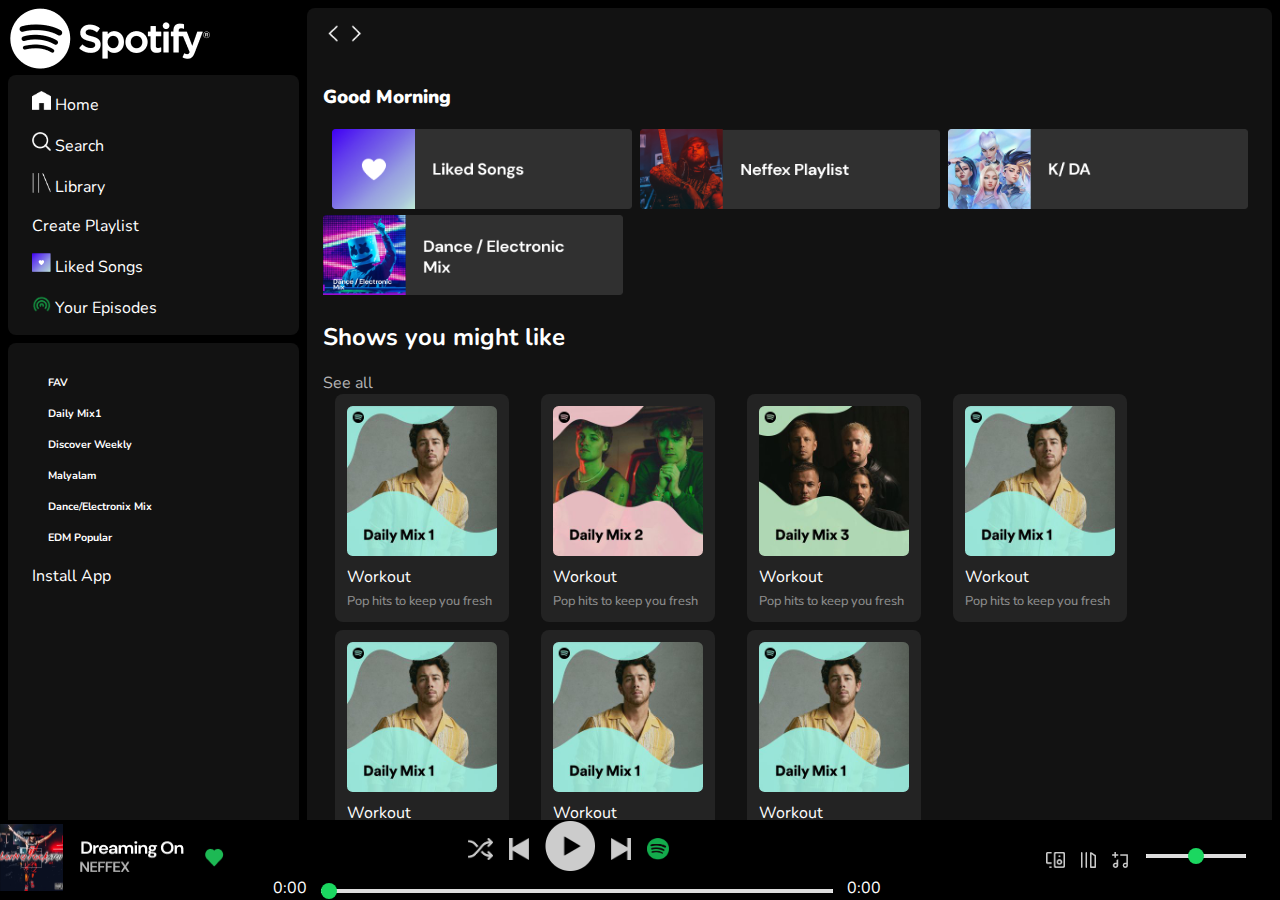
<file: index.html>
<!DOCTYPE html>
<html lang="en">
<head>
    <meta charset="UTF-8">
    <meta name="viewport" content="width=device-width, initial-scale=1.0">
    <link href="https://cdn.jsdelivr.net/npm/bootstrap@5.0.2/dist/css/bootstrap.min.css" rel="stylesheet" integrity="sha384-EVSTQN3/azprG1Anm3QDgpJLIm9Nao0Yz1ztcQTwFspd3yD65VohhpuuCOmLASjC" crossorigin="anonymous">
    <link rel="stylesheet" href="https://cdnjs.cloudflare.com/ajax/libs/font-awesome/6.4.2/css/all.min.css" integrity="sha512-z3gLpd7yknf1YoNbCzqRKc4qyor8gaKU1qmn+CShxbuBusANI9QpRohGBreCFkKxLhei6S9CQXFEbbKuqLg0DA==" crossorigin="anonymous" referrerpolicy="no-referrer" />
   <link rel="stylesheet" href="style.css">
    <title>Spotify - Web Player : Music for everyone</title>
    <link rel="icon" type="image/x-icon" href="./logo.png"/>
    <link rel="preconnect" href="https://fonts.googleapis.com">
<link rel="preconnect" href="https://fonts.gstatic.com" crossorigin>
<link href="https://fonts.googleapis.com/css2?family=Nunito:ital,wght@0,400;0,700;1,300&display=swap" rel="stylesheet">
</head>
<body>
    <script src="https://cdn.jsdelivr.net/npm/@popperjs/core@2.9.2/dist/umd/popper.min.js" integrity="sha384-IQsoLXl5PILFhosVNubq5LC7Qb9DXgDA9i+tQ8Zj3iwWAwPtgFTxbJ8NT4GN1R8p" crossorigin="anonymous"></script>
<script src="https://cdn.jsdelivr.net/npm/bootstrap@5.0.2/dist/js/bootstrap.min.js" integrity="sha384-cVKIPhGWiC2Al4u+LWgxfKTRIcfu0JTxR+EQDz/bgldoEyl4H0zUF0QKbrJ0EcQF" crossorigin="anonymous"></script>



<div class="container">
    
    <div class="sidebar">
        <a href="https://open.spotify.com/?" target="_blank"><img src="./Spotify logo (1).png" alt="Spotify"></a>
        <div class="top-icons">
            <div class="link-flex">
                <img src="./home.png" alt="home">
                <a href="#">Home</a>
            </div>
            <div class="link-flex">
                <img src="./search.png" alt="search">
                <a href="#">Search</a> 
            </div>
            <div class="link-flex">
                <img src="./library.png" alt="library">
                <a href="#">Library</a>
            </div>
            <div class="link-flex niitn mt-3">
                <i class="fa-solid fa-plus"></i>
                <a href="#">Create Playlist</a>
            </div>
            <div class="link-flex">
                <img src="./liked.png" alt="library">
                <a href="#">Liked Songs</a>
            </div>
            <div class="link-flex">
                <img src="./episodes.png" alt="library">
                <a href="#">Your Episodes</a>
            </div>

        </div>
        <div class="library">
          <h6>FAV</h6>
          <h6>Daily Mix1</h6>
          <h6>Discover Weekly</h6>
          <h6>Malyalam</h6>
          <h6>Dance/Electronix Mix</h6>
          <h6>EDM Popular</h6>
          <div class="Install  ">
            <i class="fa-regular fa-circle-down"></i>
            <a href="#" >Install App</a>
          </div>
        </div>
    </div>
    <div class="main-content">
        <div class="navbar">
            <div class="link-flex">
                <img src="./back_navigation.png">
                <img src="./forward_navigation.png">
            </div>
        </div>
        <div class="good-morning">
            <h3><b>Good Morning</b></h3>
            <div class="morning-cards">
                <a href="player.html" target="_blank">
               <img src="Liked songs.png">
            </a>
            <a href="player.html" target="_blank">
               <img src="Neffex.png">
            </a>
               <a href="player.html" target="_blank">
               <img src="da.png" >
            </a>
            </div>
            <a href="player.html" target="_blank">
            <img src="Electronic Mix.png" class="mc-image ms-3 mt-4" >
        </a>
        </div>
        <div class="p-4">
            <div class="d-flex justify-content-between">
            <h2>Shows you might like</h2>
            <a href="#" id="anchor">See all</a>
        </div>
        <div class="card-container">
           <a href="player.html">
            <div class="card">
              <img src="./mix1.jpeg" class="card-img"/>
              <p class="card-name">Workout</p>  
              <p class="card-description">Pop hits to keep you fresh</p>
            </div></a>


            <a href="player.html">
            <div class="card">
                <img src="./mix2.jpeg" class="card-img"/>
                <p class="card-name">Workout</p>  
                <p class="card-description">Pop hits to keep you fresh</p>
              </div></a>

              <a href="player.html">
              <div class="card">
                <img src="./mix3.jpeg" class="card-img"/>
                <p class="card-name">Workout</p>  
                <p class="card-description">Pop hits to keep you fresh</p>
              </div></a>

              <a href="player.html">
              <div class="card">
                <img src="./mix1.jpeg" class="card-img"/>
                <p class="card-name">Workout</p>  
                <p class="card-description">Pop hits to keep you fresh</p>
              </div></a>

              <a href="player.html">
              <div class="card">
                <img src="./mix1.jpeg" class="card-img"/>
                <p class="card-name">Workout</p>  
                <p class="card-description">Pop hits to keep you fresh</p>
              </div></a>

              <a href="player.html">
              <div class="card">
                <img src="./mix1.jpeg" class="card-img"/>
                <p class="card-name">Workout</p>  
                <p class="card-description">Pop hits to keep you fresh</p>
              </div></a>

              <a href="player.html">
              <div class="card">
                <img src="./mix1.jpeg" class="card-img"/>
                <p class="card-name">Workout</p>  
                <p class="card-description">Pop hits to keep you fresh</p>
              </div></a>
        </div>
        </div>
    </div>
    <div class="player">
        <div class="volume-controls1">
            <img src="./Artist , title section.png" class="m-3 me-5">
        </div>
        <div class="player-center ms-5">
            <div class="player-controls">
                <img src="./shuffle.png" style="height: 1ren; margin-right: 1rem; opacity: 0.8"/>
                <img src="./previous_musicbar.png" style="height: 1ren; margin-right: 1rem; opacity: 0.8"/>
               <a class="splayer" href="https://open.spotify.com/album/1wt2WZBZZ9GhM0AC61l7SS?si=8d570eac2fc14241" target="_blank"> <img src="./play_musicbar.png" style="height: 1ren; margin-right: 1rem; opacity: 0.8"/></a>
                <img src="./next_musicbar.png" style="height: 1ren; margin-right: 1rem; opacity: 0.8"/>
                <img src="./logo.png" style="height: 1ren; margin-right: 1rem; opacity: 0.8"/>
            </div>
            <div class="player-timeline">
                <span class="current-time">0:00</span>
                <input type="range" class="timeline-slider" min="0" max="100" step="1" value="0"/>
                <span class="total-time">0:00</span>
            </div>
        </div>
        <div class="volume-controls">
            <img src="./device.png" alt="volume"/>
            <img src="./playlist.png" alt="volume"/>
            <img src="./music.png" alt="volume"/>
            <input type="range" class="volume-slider" min="0" max="100" step="1" value="50"/>
        </div>
    </div>
</div>


</body>
</html>
</file>
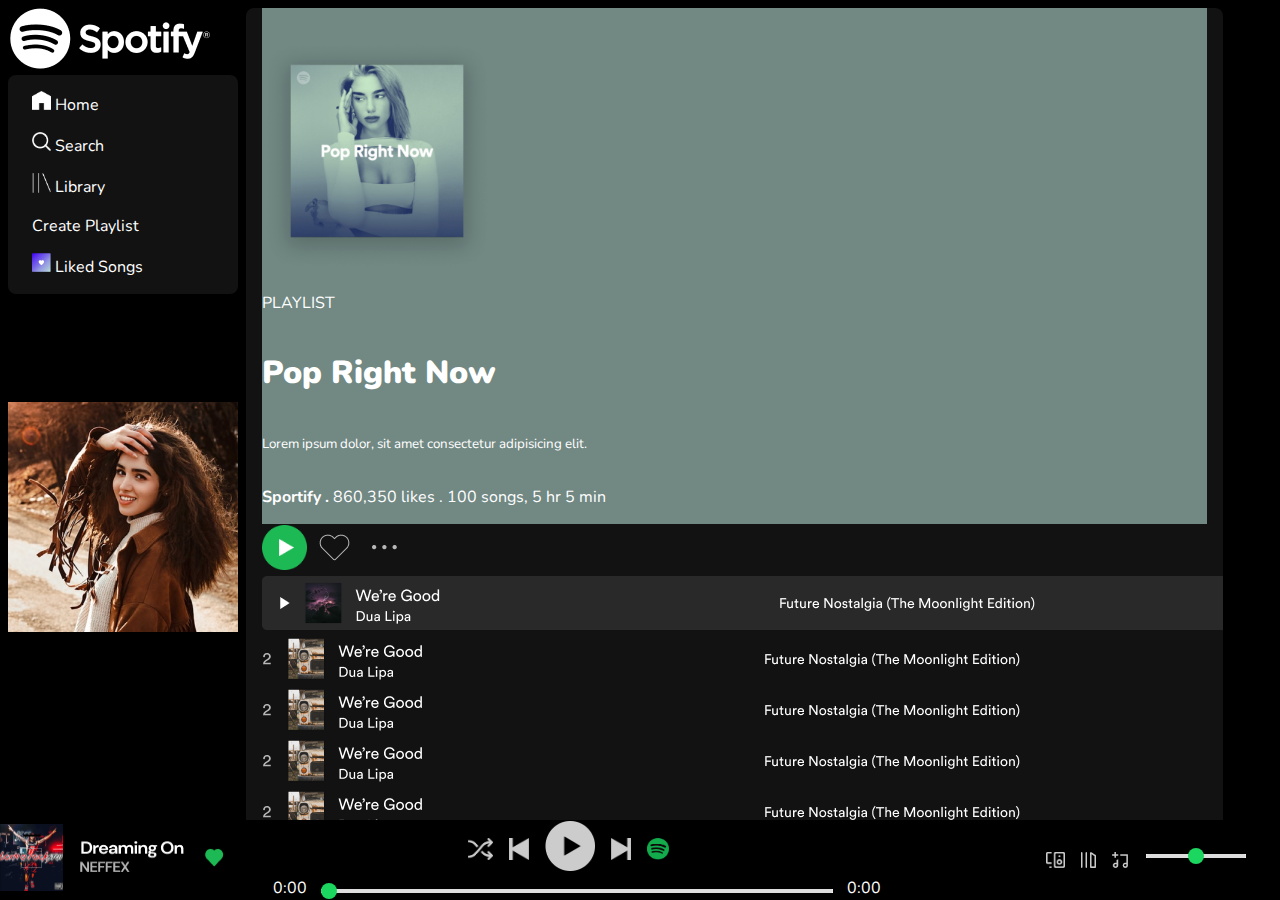
<file: player.html>
<!DOCTYPE html>
<html lang="en">
<head>
    <meta charset="UTF-8">
    <meta name="viewport" content="width=device-width, initial-scale=1.0">
    <link href="https://cdn.jsdelivr.net/npm/bootstrap@5.0.2/dist/css/bootstrap.min.css" rel="stylesheet" integrity="sha384-EVSTQN3/azprG1Anm3QDgpJLIm9Nao0Yz1ztcQTwFspd3yD65VohhpuuCOmLASjC" crossorigin="anonymous">
    <link rel="stylesheet" href="https://cdnjs.cloudflare.com/ajax/libs/font-awesome/6.4.2/css/all.min.css" integrity="sha512-z3gLpd7yknf1YoNbCzqRKc4qyor8gaKU1qmn+CShxbuBusANI9QpRohGBreCFkKxLhei6S9CQXFEbbKuqLg0DA==" crossorigin="anonymous" referrerpolicy="no-referrer" />
   <link rel="stylesheet" href="style.css">
    <title>Spotify - Web Player : Music for everyone</title>
    <link rel="icon" type="image/x-icon" href="./logo.png"/>
    <link rel="preconnect" href="https://fonts.googleapis.com">
<link rel="preconnect" href="https://fonts.gstatic.com" crossorigin>
<link href="https://fonts.googleapis.com/css2?family=Nunito:ital,wght@0,400;0,700;1,300&display=swap" rel="stylesheet">
</head>
<body>
    <script src="https://cdn.jsdelivr.net/npm/@popperjs/core@2.9.2/dist/umd/popper.min.js" integrity="sha384-IQsoLXl5PILFhosVNubq5LC7Qb9DXgDA9i+tQ8Zj3iwWAwPtgFTxbJ8NT4GN1R8p" crossorigin="anonymous"></script>
<script src="https://cdn.jsdelivr.net/npm/bootstrap@5.0.2/dist/js/bootstrap.min.js" integrity="sha384-cVKIPhGWiC2Al4u+LWgxfKTRIcfu0JTxR+EQDz/bgldoEyl4H0zUF0QKbrJ0EcQF" crossorigin="anonymous"></script>



<div class="container">
    
    <div class="sidebar my-sidebar">
        <a href="https://open.spotify.com/?" target="_blank"><img src="./Spotify logo (1).png" alt="Spotify"></a>
        <div class="top-icons" >
            <div class="link-flex">
                <img src="./home.png" alt="home">
                <a href="#">Home</a>
            </div>
            <div class="link-flex">
                <img src="./search.png" alt="search">
                <a href="#">Search</a> 
            </div>
            <div class="link-flex">
                <img src="./library.png" alt="library">
                <a href="#">Library</a>
            </div>
            <div class="link-flex niitn mt-3">
                <i class="fa-solid fa-plus"></i>
                <a href="#">Create Playlist</a>
            </div>
            <div class="link-flex">
                <img src="./liked.png" alt="library">
                <a href="#">Liked Songs</a>
            </div>
        </div>
        <img src="./album art.png" class="sidebar-img">
       
    </div>
    <div class="my-main-content">
        <div class="my-navbar">
        </div>
        <div class="d-flex pop">
            <img src="./스크린샷 2021-03-16 오후 4.04 2.png" height="230px" width="230px">
            <div class="my-pop-sec">
                <p>PLAYLIST</p>
                <h1><b>Pop Right Now </b></h1>
                <P><small>Lorem ipsum dolor, sit amet consectetur adipisicing elit.</small></P>
                <p><b>Sportify .</b> 860,350 likes . 100 songs, 5 hr 5 min</p>
            </div>
        </div>
        <div class="icon" height="50px">
            <img src="./thumb_play.png" class="icon-play my-2">
            <img src="./heart.png">
            <img src="./more_big.png">
        </div>
        <div class="list-image">
            <img src="./selected.png">
            <img src="./Group 14.png">
            <img src="./Group 14.png">
            <img src="./Group 14.png">
            <img src="./Group 14.png">
            <img src="./Group 14.png">
            <img src="./Group 14.png">
            <img src="./Group 14.png">
            <img src="./Group 14.png">
           
        </div>
    </div>
    <div class="player">
        <div class="volume-controls1">
            <img src="./Artist , title section.png" class="m-3 me-5">
        </div>
        <div class="player-center ms-5">
            <div class="player-controls">
                <img src="./shuffle.png" style="height: 1ren; margin-right: 1rem; opacity: 0.8"/>
                <img src="./previous_musicbar.png" style="height: 1ren; margin-right: 1rem; opacity: 0.8"/>
                <a class="splayer" href="https://open.spotify.com/album/1wt2WZBZZ9GhM0AC61l7SS?si=8d570eac2fc14241" target="_blank"> <img src="./play_musicbar.png" style="height: 1ren; margin-right: 1rem; opacity: 0.8"/></a>
                <img src="./next_musicbar.png" style="height: 1ren; margin-right: 1rem; opacity: 0.8"/>
                <img src="./logo.png" style="height: 1ren; margin-right: 1rem; opacity: 0.8"/>
            </div>
            <div class="player-timeline">
                <span class="current-time">0:00</span>
                <input type="range" class="timeline-slider" min="0" max="100" step="1" value="0"/>
                <span class="total-time">0:00</span>
            </div>
        </div>
        <div class="volume-controls">
            <img src="./device.png" alt="volume"/>
            <img src="./playlist.png" alt="volume"/>
            <img src="./music.png" alt="volume"/>
            <input type="range" class="volume-slider" min="0" max="100" step="1" value="50"/>
        </div>
    </div>
</div>


</body>
</html>
</file>
<file: style.css>
:root{
    --black: #000;
    --grey: #121212;
    --light-grey:#232323;
    --white:#fff;
}
body,html{
    height: 100%;
    margin:0rem;
    overflow:hidden;
    display: flex;
    flex-direction: column;
    font-family: "Nunito", sans-serif;
    background-color: var(--black);
    color: var(--white);

}
a{
    color: var(--white);
    text-decoration: none;
}
a:hover,.card>p:hover{
    background-color: #ddd;
    color: blue;
}
.card>img:hover{
    width:155px;
    background-color: lightskyblue;
}
.good-morning>img:hover,.morning-cards>img:hover{
background-color: #fff;
width: 310px;;
height:90px;
}
.player-controls>img:hover,.volume-controls>img:hover{
    background-color: #ddd;

}
.container{
    flex:1;
    display: flex;
    overflow:hidden;
    background-color:var(--black);
    padding:0.5rem;
}
.sidebar{
    flex:0.25;
    background-color: var(--black);
    margin-right: 0.5rem;
    border-radius: 0.5rem;
}
.my-sidebar{
    flex:0.16;
    background-color: var(--black);
    margin-right: 0.5rem;
    border-radius: 0.5rem;
}
.main-content{
    flex:0.8;
    background-color: var(--grey);
    overflow-y: auto;
    border-radius: 0.5rem;
    padding: 0rem 1rem;
    padding-bottom: 6rem;
}
.my-main-content{
    flex:0.8;
    position: sticky;
    background-color: var(--grey);
    overflow-y: auto;
    border-radius: 0.5rem;
    padding: 0rem 1rem;
    padding-bottom: 6rem;
    width: 80vw !important;
}

.my-navbar{
    background-color: rgb(113 136 131);
      
    position: sticky;
    top:0;
    display: flex;
    justify-content: space-between;
    padding: 1rem 0rem;
    align-items: center;
    
    z-index: 1000;
}
.player{
    position: fixed;
    background-color: orange;
    height:80px;
    width: 100%;
    left:0;
    bottom: 0;

}
.top-icons{
    background-color: var(--grey);
    display: flex;
    flex-direction: column;
    gap:1rem;
    margin-bottom: 0.5rem;
    padding:1rem 1.5rem;
    border-radius: 0.5rem;
}
.link-flex:hover{
    opacity: 1;
    transition: all 0.3s;
}
.link-flex img{
    height:1.2rem;
    width: 1.2rem;
}
.link-flex p{
    font-size: 1rem;
    color: var(--white);
}
.library{
    background-color: var(--grey);
    padding: 1rem 1.5rem;
    border-radius: 0.5rem;
    flex:3;
    overflow-y: auto !important;
    height:90vh;
}
.library h6{
    margin:1rem;
}
.Install{
    bottom: 0; 
    align-items: end;
    margin-top: 20px;
}
.library>h6:hover{
    color:blue;
    background-color: white;
}
.navbar{
    
    position: sticky;
    top:0;
    display: flex;
    justify-content: space-between;
    padding: 1rem 0rem;
    align-items: center;
    background-color: var(--grey);
    z-index: 1000;
}
.morning-cards{
    display: flex;
    flex-wrap: wrap;
    justify-content: space-evenly;
}
.morning-cards>a>img,.mc-image{
   width: 300px;
   height: 80px; 
}
#anchor{
    color:  #B3B3B3;
    
}
.card-container{
    display: flex;
    gap: 0.5em;
    flex-wrap: wrap;
}
.card{
    width:150px;
    background-color: var(--light-grey);
    padding: 0.75rem;
    border-radius: 0.5rem;
    height:fit-content;
    margin: 0rem 0.75rem;
}
.card-img{
    width:100%;
    border-radius: 0.35rem;
}
.card-name{
    margin: 0.25rem 0;
}
.card-description{
    margin: 0;
    font-size: 0.8rem;
    opacity: 0.5;
}
.player{
    width: 100%;
    height: 80px;
    position: fixed;
    bottom:0;
    background-color: var(--black);
    display: flex;
    justify-content: space-between;
    align-items: center;
}
.player{
    display: flex;
    justify-content: space-between;
    align-items: center;
    width: 100vw;
}
.volume-controls{
    width: 25vw;
    display: flex;
    justify-content: flex-end;
}
.player-center{
width: 50vw;
display: flex;
flex-direction: column;
justify-content: center;
align-items: center;
}

.volume-controls{
    display: flex;
    justify-content: flex-end;
    margin-right: 2rem;
}
.player-controls{
    display: flex;
    align-items: center;
}

.player-controls>img{
    height: 1.4rem;
    margin-right: 1rem;
    opacity: 0.8;
}
.timeline-slider{
    margin:0 10px;
    width: 40vw;
}
.volume-slider{
    width:100px;
    height:4px;
}
.timeline-slider,.volume-slider{
    -webkit-appearance:none;
}
.timeline-slider::-webkit-slider-runnable-track,.volume-slider::-webkit-slider-runnable-track{
    height: 4px;
    background: #ddd;
    border:none;
    border-radius: 100px;
}
.timeline-slider::-webkit-slider-thumb,.volume-slider::-webkit-slider-thumb{
    -webkit-appearance:none;
    border:none;
    height:16px;
    width:16px;
    border-radius: 50%;
    background: #1bd760;
    margin-top: -6px;
}
.timeline-slider:focus,.volume-slider:focus{
    outline:none;
}
.volume-controls>img{
    height: 1rem;
    margin-right: 1rem;
    opacity: 0.8;
}
.volume-controls1>img{
    width: 225px;
    height: 67px;
    margin-top: ;
}
.sidebar-img{
    width: 230px;
    height:230px;
    align-items:;
    margin-top: 100px;
}
.my-sidebar{
    width: 230px !important;
    
}
.pop{
    background-color: rgb(113 136 131);
}
.my-pop-sec{
    display: flex;
    flex-direction: column;
    justify-content:end;
    align-items: start;
}
.splayer img{
    height: 50px;
    width: 50px;
}
.my-pop-sec>p:hover,.my-pop-sec>h1:hover{
    background-color: #ddd;
    color: blue; 
}
.icon-play{
    width: 45px;
    height: 45px;;
}
.icon{
    overflow: auto;
}
.icon>img:hover{
    background-color: #fff;
    width:50px;
    height: 50px;
}
.list-image>img:hover{
    background-color: white;

}
</file>
